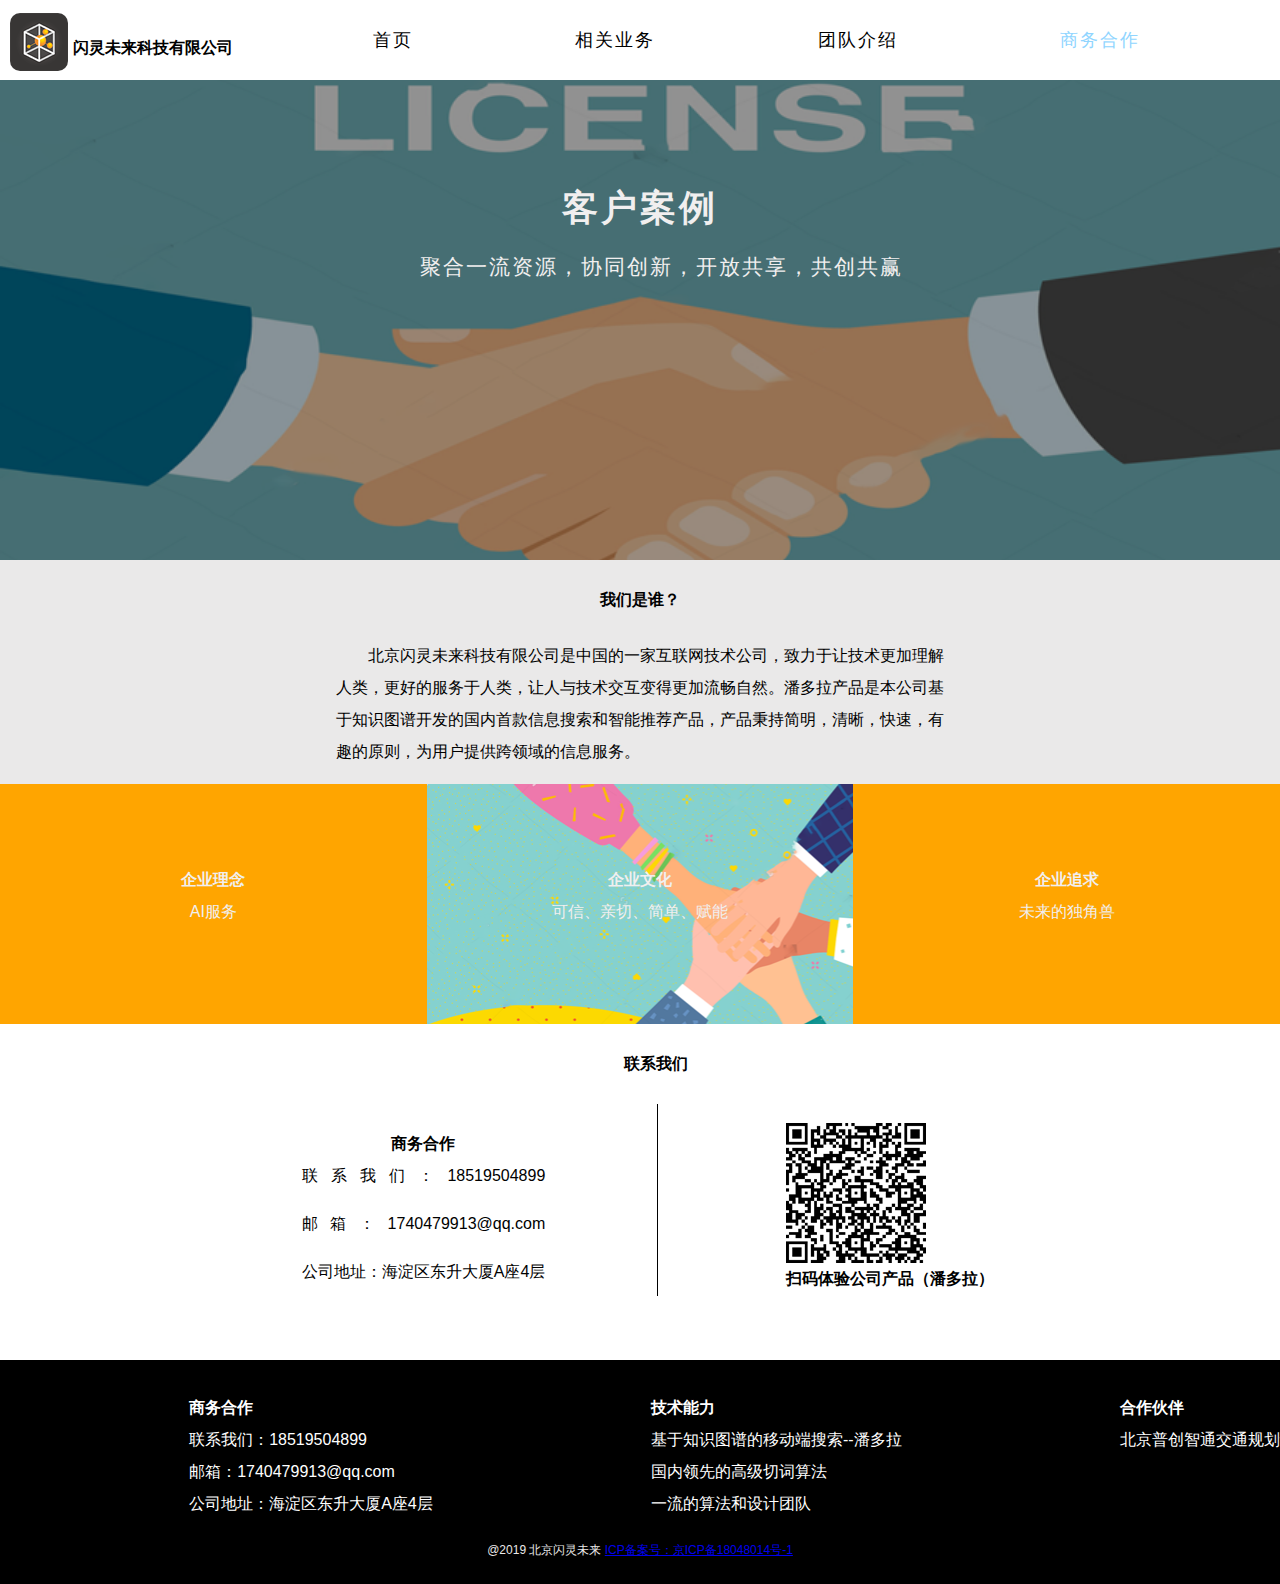
<file: detail/businessCooperation.html>
<!DOCTYPE html>
<html lang="en">

<head>
    <meta charset="UTF-8">
    <title>商务合作</title>
    <link rel="stylesheet" href="../css/reset.css" type="text/css">
    <link rel="stylesheet" href="../css/businessCo.css" type="text/css">
</head>

<body>
    <div class="index_box_box">
        <div class="index_navigation">
            <div class="sl-title">
                <div class="sl-logo"><img class="logo" src="../images/logo.png" alt=""></div>
                <div>
                    <h3>
                        <a href="../index.html">闪灵未来科技有限公司</a>
                    </h3>
                </div>
            </div>
            <ul class="index_navigation_ul">
                <li><a href="../index.html">首页</a></li>
                <li><a href="./workshow.html">相关业务</a></li>
                <li><a href="./teamIntroduction.html">团队介绍</a></li>
                <li class="head_add_color"><a href="./businessCooperation.html">商务合作</a></li>
            </ul>
        </div>
        <div class="index_banner">
            <div class="index_banner_content">
                <div class="banner_content_title">
                    <h2>客户案例</h2>
                </div>
                <div class="banner_company_messages">聚合一流资源，协同创新，开放共享，共创共赢</div>
            </div>
        </div>
        <div class="team_body">
            <div class="index_body sl-pdl-info">
                <h3>我们是谁？</h3>
                <p>
                    北京闪灵未来科技有限公司是中国的一家互联网技术公司，致力于让技术更加理解人类，更好的服务于人类，让人与技术交互变得更加流畅自然。潘多拉产品是本公司基于知识图谱开发的国内首款信息搜索和智能推荐产品，产品秉持简明，清晰，快速，有趣的原则，为用户提供跨领域的信息服务。
                </p>
            </div>
            <div class="index_body sl-info">
                <ul>
                    <li>
                        <h4>企业理念</h4>
                        <p>AI服务</p>
                    </li>
                    <li>
                        <h4>企业文化</h4>
                        <p>可信、亲切、简单、赋能</p>
                    </li>
                    <li>
                        <h4>企业追求</h4>
                        <p>未来的独角兽</p>
                    </li>
                </ul>
            </div>
            <div class="index_body call-us">
                <h3>联系我们</h3>
                <div class="call-us-box">
                    <div class="call-us-text">
                        <ul>
                            <h3>商务合作</h3>
                            <li class="justify">联系我们：18519504899</span> <span></span></li>
                            <li class="justify">邮箱：1740479913@qq.com</span><span></span></li>
                            <li class="justify">公司地址：海淀区东升大厦A座4层</span><span></span></li>
                        </ul>
                    </div>
                    <div class="call-mid"></div>
                    <div class="call-us-qr">
                        <img src="../images/slqrA.png" alt="">
                        <h5>扫码体验公司产品（潘多拉）</h5>
                    </div>
                </div>

            </div>
        </div>
        <div class="index_body index_footer">
            <ul>
                <li>
                    <h3>商务合作</h3>
                    <p>联系我们：18519504899</p>
                    <p>邮箱：1740479913@qq.com</p>
                    <p>公司地址：海淀区东升大厦A座4层</p>
                </li>
                <li>
                    <h3>技术能力</h3>
                    <p>基于知识图谱的移动端搜索--潘多拉</p>
                    <p>国内领先的高级切词算法</p>
                    <p>一流的算法和设计团队</p>
                </li>
                <li>
                    <h3>合作伙伴</h3>
                    <p>北京普创智通交通规划设计有限公司</p>

                </li>
            </ul>
            <div class="put-on-records">
                @2019 北京闪灵未来
                <a href="http://www.beian.miit.gov.cn/">ICP备案号：京ICP备18048014号-1</a>
            </div>
        </div>
    </div>
</body>

</html>
</file>
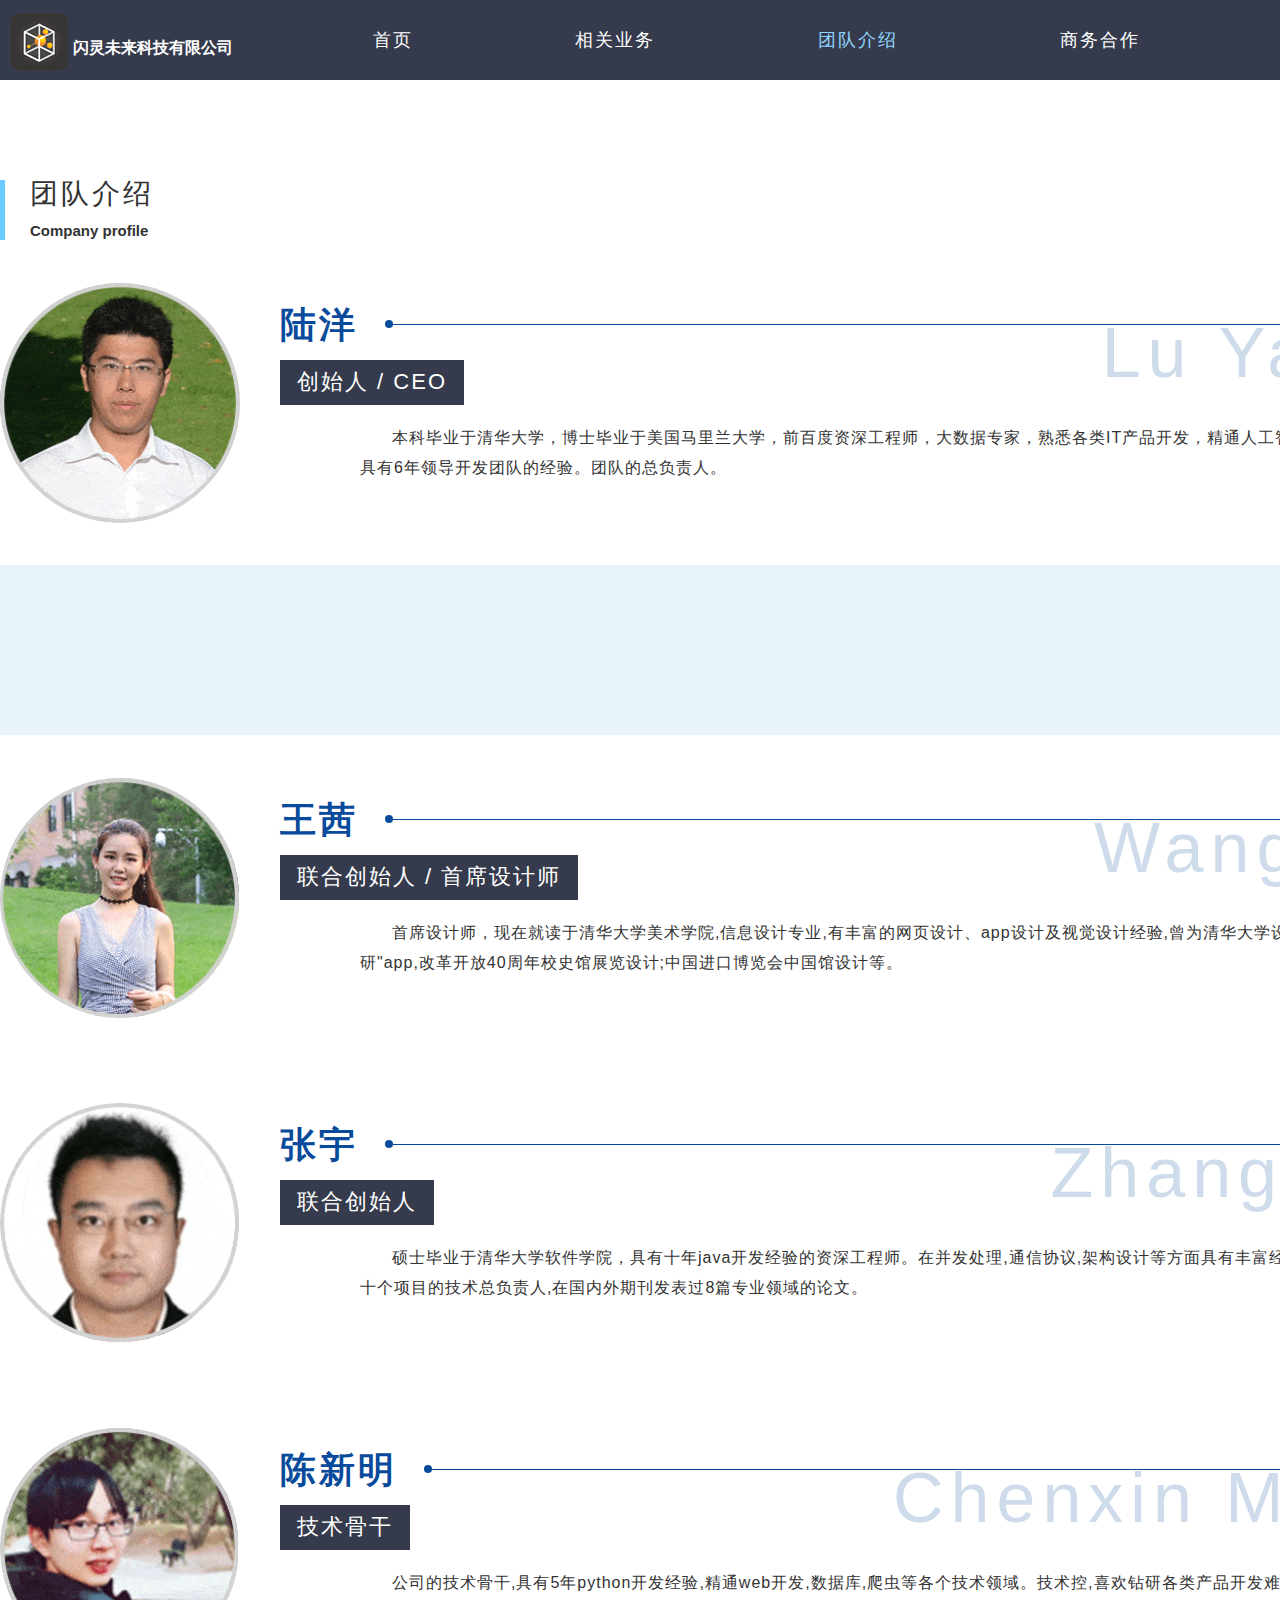
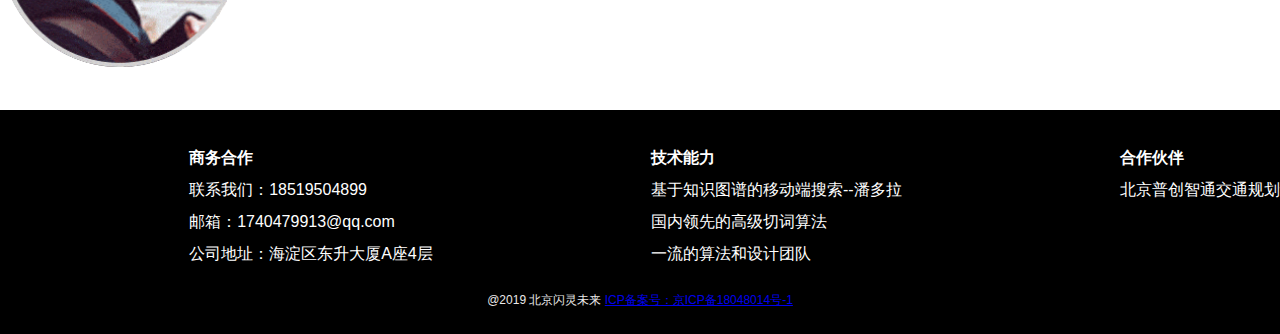
<file: detail/teamIntroduction.html>
<!DOCTYPE html>
<html lang="en">

<head>
    <meta charset="UTF-8">
    <title>团队介绍</title>
    <link rel="stylesheet" href="../css/reset.css" type="text/css">
    <link rel="stylesheet" href="../css/teamIntroduction.css" type="text/css">
</head>

<body>
    <div class="index_box_box">
        <div class="team_head">
            <div class="sl-title">
                <div class="sl-logo"><img class="logo" src="../images/logo.png" alt=""></div>
                <div>
                    <h3>
                        <a href="../index.html">闪灵未来科技有限公司</a>
                    </h3>
                </div>
            </div>
            <ul class="head_content">
                <li><a href="../index.html">首页</a></li>
                <li><a href="./workshow.html">相关业务</a></li>
                <li class="head_add_color"><a href="./teamIntroduction.html">团队介绍</a></li>
                <li><a href="./businessCooperation.html">商务合作</a></li>
            </ul>
        </div>
        <div class="team_body">
            <div class="team_body_informate_title">
                <span class="team_body_title_china">团队介绍</span>
                <span class="team_body_title_english">Company profile</span>
            </div>
            <div class="team_people_boss">
                <div class="team_people_photo">
                    <img src="../images/people_03.gif" alt="">
                </div>
                <div class="team_people_information">
                    <div class="team_people_information_top">
                        <div class="team_people_information_name">陆洋</div>
                        <div class="team_people_information_line"></div>
                    </div>
                    <div class="team_people_information_center">
                        <div class="team_people_job">创始人 / CEO</div>
                        <div class="team_people_China_name">Lu Yang</div>
                    </div>
                    <div class="team_people_information_bottom">本科毕业于清华大学，博士毕业于美国马里兰大学，前百度资深工程师，大数据专家，熟悉各类IT产品开发，精通人工智能领域算法，具有6年领导开发团队的经验。团队的总负责人。</div>
                </div>
            </div>
            <div class="team_people_div"></div>
            <div class="team_people_boss">
                <div class="team_people_photo">
                    <img src="../images/people_07.gif" alt="">
                </div>
                <div class="team_people_information">
                    <div class="team_people_information_top">
                        <div class="team_people_information_name">王茜</div>
                        <div class="team_people_information_line"></div>
                    </div>
                    <div class="team_people_information_center">
                        <div class="team_people_job">联合创始人 / 首席设计师</div>
                        <div class="team_people_China_name">Wang Xi</div>
                    </div>
                    <div class="team_people_information_bottom">首席设计师，现在就读于清华大学美术学院,信息设计专业,有丰富的网页设计、app设计及视觉设计经验,曾为清华大学设计"云上小研"app,改革开放40周年校史馆展览设计;中国进口博览会中国馆设计等。</div>
                </div>
            </div>
            <div class="team_people_boss">
                <div class="team_people_photo">
                    <img src="../images/people_10.gif" alt="">
                </div>
                <div class="team_people_information">
                    <div class="team_people_information_top">
                        <div class="team_people_information_name">张宇</div>
                        <div class="team_people_information_line"></div>
                    </div>
                    <div class="team_people_information_center">
                        <div class="team_people_job">联合创始人</div>
                        <div class="team_people_China_name">Zhang Yu</div>
                    </div>
                    <div class="team_people_information_bottom">硕士毕业于清华大学软件学院，具有十年java开发经验的资深工程师。在并发处理,通信协议,架构设计等方面具有丰富经验，担任过近十个项目的技术总负责人,在国内外期刊发表过8篇专业领域的论文。</div>
                </div>
            </div>
            <div class="team_people_boss">
                <div class="team_people_photo">
                    <img src="../images/people_13.gif" alt="">
                </div>
                <div class="team_people_information">
                    <div class="team_people_information_top">
                        <div class="team_people_information_name">陈新明</div>
                        <div class="team_people_information_line"></div>
                    </div>
                    <div class="team_people_information_center">
                        <div class="team_people_job">技术骨干</div>
                        <div class="team_people_China_name">Chenxin Ming</div>
                    </div>
                    <div class="team_people_information_bottom">公司的技术骨干,具有5年python开发经验,精通web开发,数据库,爬虫等各个技术领域。技术控,喜欢钻研各类产品开发难题。</div>
                </div>
            </div>

        </div>
        <div class="index_body sl-info index_footer">
            <ul>
                <li>
                    <h3>商务合作</h3>
                    <p>联系我们：18519504899</p>
                    <p>邮箱：1740479913@qq.com</p>
                    <p>公司地址：海淀区东升大厦A座4层</p>
                </li>
                <li>
                    <h3>技术能力</h3>
                    <p>基于知识图谱的移动端搜索--潘多拉</p>
                    <p>国内领先的高级切词算法</p>
                    <p>一流的算法和设计团队</p>
                </li>
                <li>
                    <h3>合作伙伴</h3>
                    <p>北京普创智通交通规划设计有限公司</p>

                </li>
            </ul>
            <div class="put-on-records">
                @2019 北京闪灵未来 <a href="http://www.beian.miit.gov.cn/">ICP备案号：京ICP备18048014号-1</a>
            </div>
        </div>
    </div>

</body>

</html>
</file>
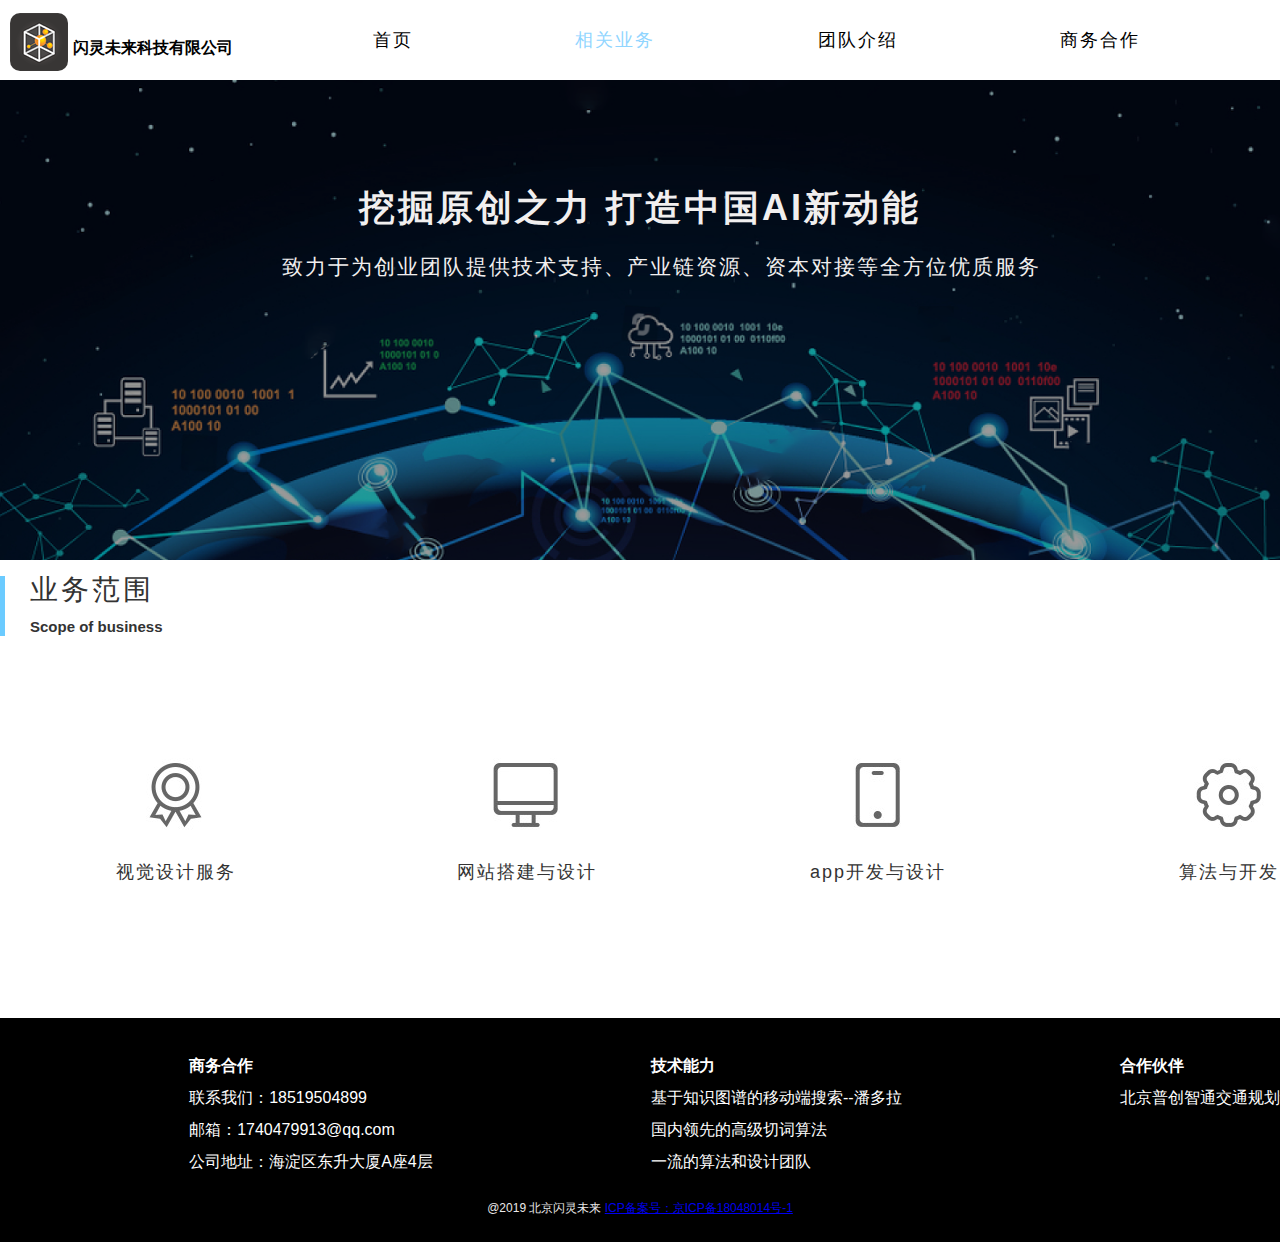
<file: detail/workshow.html>
<!DOCTYPE html>
<html lang="en">

<head>
    <meta charset="UTF-8">
    <title>相关业务</title>
    <link rel="stylesheet" href="../css/reset.css" type="text/css">
    <link rel="stylesheet" href="../css/workshow.css" type="text/css">
</head>

<body>
    <div class="index_box_box">
        <div class="index_navigation">
            <div class="sl-title">
                <div class="sl-logo"><img class="logo" src="../images/logo.png" alt=""></div>
                <div>
                    <h3>闪灵未来科技有限公司</h3>
                </div>
            </div>
            <ul class="index_navigation_ul">
                <li class=""><a href="../index.html">首页</a></li>
                <li class="head_add_colored"><a href="./workshow.html">相关业务</a></li>
                <li><a href="./teamIntroduction.html">团队介绍</a></li>
                <li><a href="./businessCooperation.html">商务合作</a></li>
            </ul>
        </div>

        <div class="index_banner">
            <div class="index_banner_content">
                <div class="banner_content_title">
                    <h2>挖掘原创之力 打造中国AI新动能</h2>
                </div>
                <div class="banner_company_messages">致力于为创业团队提供技术支持、产业链资源、资本对接等全方位优质服务</div>
            </div>
        </div>


        <div class="index_body index_body_informate ">
            <div class="index_body_informate_title">
                <span class="index_body_title_china">业务范围</span>
                <span class="index_body_title_english">Scope of business</span>
            </div>
            <ul class="index_body_informate_body">
                <li>
                    <p><img src="../images/icon1.jpg" alt=""></p>
                    <p class="index_body_informate_word">视觉设计服务</p>
                </li>
                <li>
                    <p><img src="../images/icon2.jpg" alt=""></p>
                    <p class="index_body_informate_word">网站搭建与设计</p>
                </li>
                <li>
                    <p><img src="../images/icon3.jpg" alt=""></p>
                    <p class="index_body_informate_word">app开发与设计</p>
                </li>
                <li>
                    <p><img src="../images/icon4.jpg" alt=""></p>
                    <p class="index_body_informate_word">算法与开发</p>
                </li>
            </ul>
        </div>
        <div class="index_body sl-info index_footer">
            <ul>
                <li>
                    <h3>商务合作</h3>
                    <p>联系我们：18519504899</p>
                    <p>邮箱：1740479913@qq.com</p>
                    <p>公司地址：海淀区东升大厦A座4层</p>
                </li>
                <li>
                    <h3>技术能力</h3>
                    <p>基于知识图谱的移动端搜索--潘多拉</p>
                    <p>国内领先的高级切词算法</p>
                    <p>一流的算法和设计团队</p>
                </li>
                <li>
                    <h3>合作伙伴</h3>
                    <p>北京普创智通交通规划设计有限公司</p>

                </li>
            </ul>
            <div class="put-on-records">
                @2019 北京闪灵未来 <a href="http://www.beian.miit.gov.cn/">ICP备案号：京ICP备18048014号-1</a>
            </div>
        </div>
    </div>
</body>

</html>
</file>
<file: css/businessCo.css>
.index_box_box {
    width: 100%;
}

.index_navigation {
    height: 80px;
    width: 100%;
    /* background: #242b3e; */
    display: flex;
}

.sl-title a {
    color: #000;
    text-decoration: none;
}

.index_navigation_ul .head_add_color a {
    color: #90d5ff;
}

.sl-title {
    display: flex;
    flex-direction: row;
    color: #000;
    font-family: Arial, Helvetica, sans-serif;
    height: 80px;
    line-height: 70px;
    padding-left: 10px;
    padding-top: 13px;
}

.sl-logo {
    margin-right: 5px;
}

.index_navigation_ul {
    /*flex: 1;*/
    width: 767px;
    height: 100%;
    margin: 0 auto;
    display: flex;
    align-items: center;
    justify-content: space-between;
}

.index_navigation_ul li a {
    color: #000;
    font-size: 18px;
    text-decoration: none;
    letter-spacing: 2px;
}

.index_navigation_ul .head_add_colored a {
    color: #90d5ff;
}


/*banner*/

.index_banner {
    position: relative;
    height: 30em;
    width: 100%;
    background: url(../images/shakehands.png) center center;
    background-size: cover;
}

.index_banner:after {
    content: "";
    position: absolute;
    left: 0;
    right: 0;
    bottom: 0;
    top: 0;
    background-color: rgba(0, 0, 0, .4);
    z-index: 2;
}

.index_banner_content {
    width: 1204px;
    height: 100%;
    margin: 0 auto;
    padding: 1em 0;
    display: flex;
    flex-direction: column;
    align-items: center;
}

.banner_content_title {
    height: 130px;
    width: 100%;
    display: flex;
    align-items: flex-end;
    justify-content: center;
    font-size: 36px;
    font-weight: bold;
    color: #f1efef;
    letter-spacing: 3px;
    z-index: 100;
}

.banner_company_messages {
    /* width: 540px; */
    height: 110px;
    padding: 26px 0px 26px 0px;
    box-sizing: border-box;
    font-size: 21px;
    color: #f1efef;
    text-indent: 2em;
    line-height: 30px;
    letter-spacing: 2px;
    z-index: 100;
}

.index_body {
    width: 100%;
    margin: 0 auto;
    font-size: 16px;
}

.sl-pdl-info {
    width: 100%;
    height: 10em;
    background: rgba(170, 166, 166, 0.25);
    padding: 2em 0
}

.sl-pdl-info h3 {
    text-align: center
}

.sl-pdl-info p {
    margin: 1em;
    padding: 1em 20em;
    line-height: 2em;
    text-indent: 2em;
}

.sl-info {
    height: 15em;
    display: flex;
    flex-direction: row;
}

.sl-info ul {
    display: flex;
    flex-direction: row;
    line-height: 2em;
    width: 100%;
    text-align: center;
}

.sl-info ul li {
    width: 33%;
    padding: 5em;
    color: #f1efef;
}

.sl-info ul li:nth-child(odd) {
    background: orange
}

.sl-info ul li:nth-child(even) {
    background: url('../images/team.png')
}

.call-us {
    display: flex;
    flex-direction: column;
    padding: 1em;
}

.call-us h3 {
    text-align: center;
    padding: 1em
}

.call-us-box {
    display: flex;
    flex-direction: row;
    justify-content: center;
}

.call-mid {
    height: 12em;
    border-right: 1px solid #000;
    margin-top: 1em;
}

.call-us-text {
    margin: 1em 2em;
    padding: 1em 5em;
}

.call-us-qr {
    margin: 1em 3em;
    padding: 1.2em 5em;
}

.call-us-qr h5 {
    padding-top: 5px
}

.call-us-text ul li {
    height: 3em;
}

.index_footer ul {
    display: flex;
    flex-direction: row;
    line-height: 2em;
}

.index_footer ul li {
    padding: 0 5em;
    margin: 0 auto
}

.index_footer ul li p {
    text-align: justify
}

.index_footer ul h4 {
    text-align: center;
}


/* 底部 */

.index_footer {
    width: 100%;
    height: 10em;
    padding: 2em 0;
    background: #000;
    color: #fff;
    display: flex;
    flex-direction: column;
    align-items: center
}

.index_footer ul {
    width: 1405px;
    padding: 0 5em;
    line-height: 2em;
    margin: 0 auto;
}

.index_footer ul li p {
    text-align: justify
}

.index_footer ul li {
    display: inline-block
}

li.justify {
    text-align: justify;
    height: 2em;
}

li.justify>span {
    display: inline-block;
    padding-left: 100%;
}

.put-on-records {
    color: #eae9e9;
    padding-top: 2em;
    font-size: 12px;
}
</file>
<file: css/teamIntroduction.css>
.team_head {
    width: 100%;
    height: 80px;
    background: #353b4c;
    display: flex;
}

.sl-title {
    display: flex;
    flex-direction: row;
    color: #fff;
    font-family: Arial, Helvetica, sans-serif;
    height: 80px;
    line-height: 70px;
    padding-left: 10px;
    padding-top: 13px;
}

.sl-title a {
    color: #fff;
    text-decoration: none
}

.sl-logo {
    margin-right: 5px;
}

.head_content {
    height: 100%;
    width: 767px;
    margin: 0 auto;
    display: flex;
    align-items: center;
    justify-content: space-between;
}

.head_content li a {
    text-decoration: none;
    color: #ffffff;
    font-size: 18px;
    letter-spacing: 2px;
}

.head_content .head_add_color a {
    color: #90d5ff;
}

.team_body {
    width: 1405px;
    margin: 0 auto;
}

.team_body_informate_title {
    height: 60px;
    width: 100%;
    margin-top: 100px;
    border-left: 5px solid #6bcbff;
    display: flex;
    flex-direction: column;
    align-items: flex-start;
    justify-content: space-between;
}

.team_body_title_china {
    font-size: 28px;
    color: #333333;
    padding-left: 25px;
    box-sizing: border-box;
    letter-spacing: 3px;
}

.team_body_title_english {
    font-size: 15px;
    color: #333333;
    font-weight: bold;
    padding-left: 25px;
    box-sizing: border-box;
    padding-bottom: 2px;
}

.team_people_boss {
    height: 325px;
    width: 100%;
    display: flex;
    align-items: center;
    justify-content: center;
}

.team_people_photo {
    height: 240px;
    width: 240px;
    border-radius: 50%;
    overflow: hidden;
}

.team_people_photo img {
    height: 100%;
    width: auto;
}

.team_people_information {
    flex: 1;
    height: 192px;
    margin-left: 40px;
}

.team_people_information_top {
    height: 36px;
    width: 100%;
    display: flex;
    align-items: center;
    justify-content: center;
}

.team_people_information_name {
    height: 36px;
    color: #084a9b;
    font-weight: bold;
    letter-spacing: 3px;
    font-size: 36px;
}

.team_people_information_line:before {
    height: 8px;
    width: 8px;
    content: "";
    border-radius: 50%;
    position: absolute;
    background: #084a9b;
    left: -8px;
    top: -4px;
}

.team_people_information_line {
    flex: 1;
    margin-left: 35px;
    height: 1px;
    background: #084a9b;
    position: relative;
}

.team_people_information_center {
    height: 80px;
    width: 100%;
    display: flex;
    align-items: center;
    justify-content: space-between;
}

.team_people_job {
    height: 45px;
    padding: 11px 17px 11px 17px;
    box-sizing: border-box;
    background: #353b4c;
    letter-spacing: 2px;
    font-size: 22px;
    color: #ffffff;
}

.team_people_China_name {
    font-size: 70px;
    /*font-weight: bold;*/
    margin-top: -60px;
    color: #cedbeb;
    letter-spacing: 7px;
}

.team_people_information_bottom {
    width: 100%;
    padding: 0px 0px 0px 80px;
    box-sizing: border-box;
    letter-spacing: 1px;
    font-size: 16px;
    line-height: 30px;
    text-indent: 2em;
    color: #333333;
}

.team_people_div {
    height: 170px;
    width: 100%;
    background: #e8f4fa;
}

.index_body {
    width: 1405px;
    margin: 0 auto;
    font-size: 16px;
}

.sl-info {
    height: 10em;
    padding: 2em 0;
}

.sl-info ul {
    display: flex;
    flex-direction: row;
    line-height: 2em;
}

.sl-info ul li {
    padding: 0 5em;
    margin: 0 auto
}

.sl-info ul li p {
    text-align: justify
}

.sl-info ul h4 {
    text-align: center;
}


/* 底部 */

.index_footer {
    width: 100%;
    background: #000;
    color: #fff;
    display: flex;
    flex-direction: column;
    align-items: center
}

.index_footer ul {
    width: 1405px;
    padding: 0 5em;
    line-height: 2em;
    margin: 0 auto;
}

.index_footer ul li p {
    text-align: justify
}

.index_footer ul li {
    display: inline-block
}

.put-on-records {
    color: #eae9e9;
    padding-top: 2em;
    font-size: 12px;
}
</file>
<file: css/workshow.css>
.index_box_box {
    width: 100%;
}

.index_navigation {
    height: 80px;
    width: 100%;
    /* background: #242b3e; */
    display: flex;
}

.index_navigation a {
    color: #000;
    text-decoration: none;
}

.sl-title {
    display: flex;
    flex-direction: row;
    color: #000;
    font-family: Arial, Helvetica, sans-serif;
    height: 80px;
    line-height: 70px;
    padding-left: 10px;
    padding-top: 13px;
}

.sl-logo {
    margin-right: 5px;
}

.index_navigation_ul {
    /*flex: 1;*/
    width: 767px;
    height: 100%;
    margin: 0 auto;
    display: flex;
    align-items: center;
    justify-content: space-between;
}

.index_navigation_ul li a {
    color: #000;
    font-size: 18px;
    text-decoration: none;
    letter-spacing: 2px;
}

.index_navigation_ul .head_add_colored a {
    color: #90d5ff;
}


/*banner*/

.index_banner {
    position: relative;
    height: 30em;
    width: 100%;
    background: url(../images/bigdatahalf.png) center center;
    background-size: cover;
}

.index_banner:after {
    content: "";
    position: absolute;
    left: 0;
    right: 0;
    bottom: 0;
    top: 0;
    background-color: rgba(0, 0, 0, .4);
    z-index: 2;
}

.index_banner_content {
    width: 1204px;
    height: 100%;
    margin: 0 auto;
    padding: 1em 0;
    display: flex;
    flex-direction: column;
    align-items: center;
}

.banner_content_title {
    height: 130px;
    width: 100%;
    display: flex;
    align-items: flex-end;
    justify-content: center;
    font-size: 36px;
    font-weight: bold;
    color: #f1efef;
    letter-spacing: 3px;
    z-index: 100;
}

.banner_company_messages {
    /* width: 540px; */
    height: 110px;
    padding: 26px 0px 26px 0px;
    box-sizing: border-box;
    font-size: 21px;
    color: #f1efef;
    text-indent: 2em;
    line-height: 30px;
    letter-spacing: 2px;
    z-index: 100;
}

.index_body {
    width: 1405px;
    margin: 0 auto;
    font-size: 16px;
}

.index_body_informate {
    /* width: 100%; */
    height: 426px;
    display: flex;
    flex-direction: column;
    margin: 1em auto
}

.index_body_informate_resetHeight {
    height: 718px;
}

.index_body_informate_title {
    height: 60px;
    width: 100%;
    border-left: 5px solid #6bcbff;
    display: flex;
    flex-direction: column;
    align-items: flex-start;
    justify-content: space-between;
}

.index_body_title_china {
    font-size: 28px;
    color: #333333;
    padding-left: 25px;
    box-sizing: border-box;
    letter-spacing: 3px;
}

.index_body_title_english {
    font-size: 15px;
    color: #333333;
    font-weight: bold;
    padding-left: 25px;
    box-sizing: border-box;
    padding-bottom: 2px;
}

.index_body_informate_body {
    flex: 1;
    width: 100%;
    display: flex;
    align-items: center;
    justify-content: center;
}

.index_body_informate_body li {
    flex: 1;
    display: flex;
    flex-direction: column;
    align-items: center;
    justify-content: center;
}

.index_body_informate_word {
    margin-top: 28px;
    font-size: 18px;
    color: #333333;
    letter-spacing: 2px;
}

.index_body_informate_title_bottom {
    flex: 1;
    width: 100%;
    display: flex;
    /*align-items: center;*/
}

.index_body_informate_left,
.index_body_informate_right {
    flex: 1;
    height: 465px;
    margin-top: 90px;
}

.index_body_informate_left_content {
    width: 560px;
    margin: 0 auto;
}

.index_body_informate_left_content .index_body_introduction {
    font-size: 16px;
    line-height: 30px;
    text-indent: 2em;
    color: #4d4d4d;
    letter-spacing: 1px;
}

.sl-info {
    height: 10em;
    padding: 2em 0;
}

.sl-info ul {
    display: flex;
    flex-direction: row;
    line-height: 2em;
}

.sl-info ul li {
    padding: 0 5em;
    margin: 0 auto
}

.sl-info ul li p {
    text-align: justify
}

.sl-info ul h4 {
    text-align: center;
}


/* 底部 */

.index_footer {
    width: 100%;
    background: #000;
    color: #fff;
    display: flex;
    flex-direction: column;
    align-items: center
}

.index_footer ul {
    width: 1405px;
    padding: 0 5em;
    line-height: 2em;
    margin: 0 auto;
}

.index_footer ul li p {
    text-align: justify
}

.index_footer ul li {
    display: inline-block
}

.put-on-records {
    color: #eae9e9;
    padding-top: 2em;
    font-size: 12px;
}
</file>
